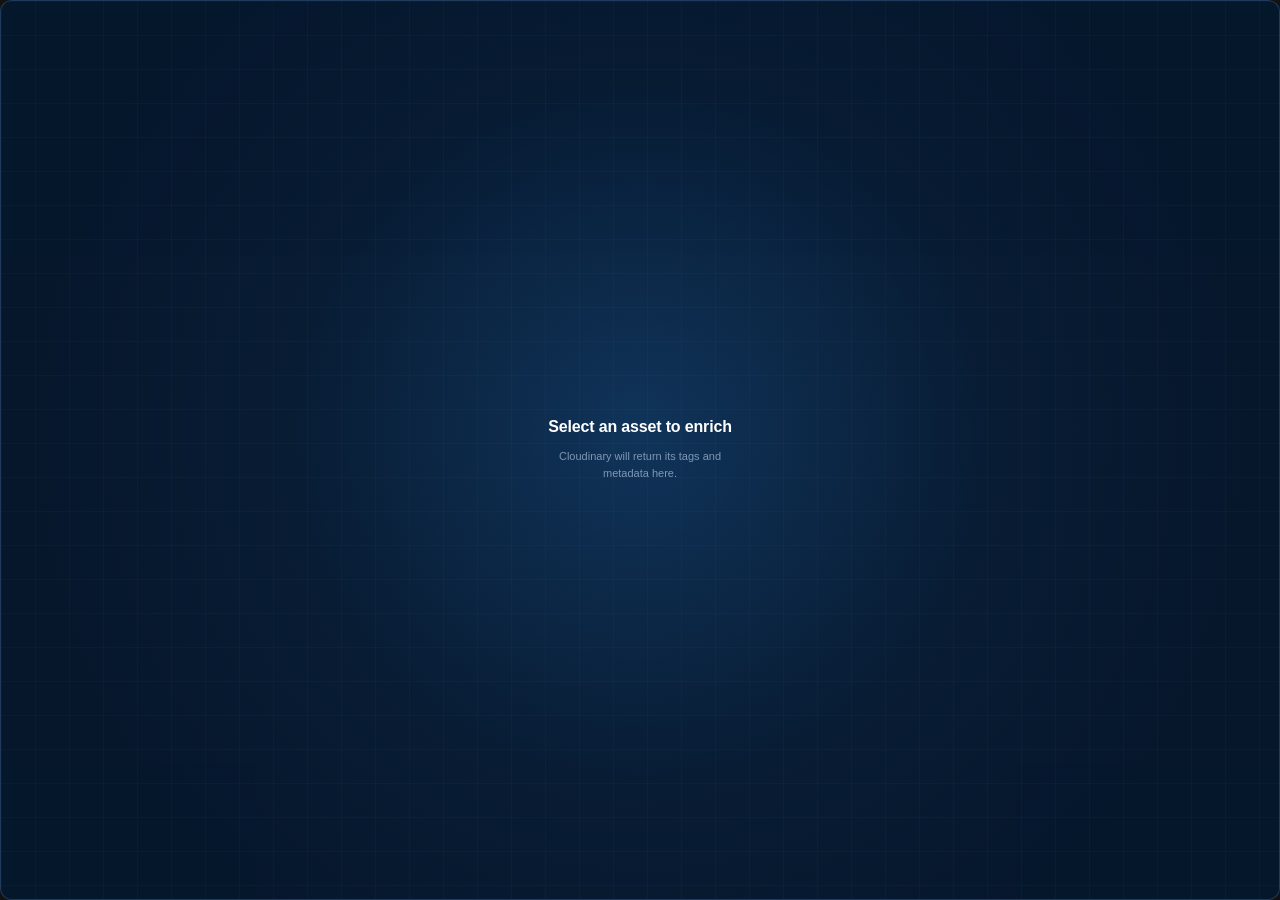
<file: embeds/enrich-interactive.html>
<!doctype html>
<html lang="en">
  <head>
    <meta charset="utf-8">
    <meta name="viewport" content="width=device-width, initial-scale=1">
    <title>Asset enrichment</title>
    <style>
      :root { color-scheme: dark; }
      * { box-sizing: border-box; }
      html, body { width: 100%; height: 100%; margin: 0; overflow: hidden; background: transparent; font-family: Inter, Arial, sans-serif; }
      .stage { position: relative; width: 100%; height: 100%; overflow: hidden; border: 1px solid rgba(117, 184, 255, .22); border-radius: 12px; background: radial-gradient(circle at 50% 48%, #10345a 0, #081c34 44%, #06172c 77%); }
      .stage::before { content: ''; position: absolute; inset: 0; opacity: .35; background-image: linear-gradient(rgba(112,150,209,.12) 1px, transparent 1px), linear-gradient(90deg, rgba(112,150,209,.12) 1px, transparent 1px); background-size: 34px 34px; }
      .empty, .loading { position: absolute; z-index: 5; inset: 0; display: grid; place-content: center; justify-items: center; gap: 12px; color: #b9cae0; text-align: center; font-size: 13px; }
      .empty b { color: #fff; font-size: 16px; letter-spacing: -.01em; }
      .empty span { max-width: 210px; color: #7f97b6; font-size: 11px; line-height: 1.55; }
      .loading { display: none; font-size: 11px; color: #91b9e9; }
      .spinner { width: 25px; height: 25px; border: 2px solid rgba(98,213,238,.25); border-top-color: #62d5ee; border-radius: 50%; animation: spin .8s linear infinite; }
      @keyframes spin { to { transform: rotate(360deg); } }
      .asset { position: absolute; z-index: 1; inset: 0; overflow: hidden; opacity: 0; transition: opacity .35s ease; }
      .asset img { width: 100%; height: 100%; object-fit: cover; }
      .asset::after { content: ''; position: absolute; inset: 0; background: linear-gradient(90deg, rgba(3,14,31,.5), transparent 28%, transparent 72%, rgba(3,14,31,.5)); border: 1px solid rgba(182,228,255,.24); pointer-events: none; }
      .leaders { position: absolute; z-index: 2; inset: 0; width: 100%; height: 100%; overflow: visible; pointer-events: none; }
      .leaders line { stroke-width: 1; }
      .callouts { position: absolute; z-index: 3; inset: 0; pointer-events: none; }
      .callout { position: absolute; max-width: 118px; padding: 6px 8px; border: 1px solid rgba(111,192,239,.45); border-radius: 7px; background: rgba(5, 23, 45, .92); color: #e7f3ff; box-shadow: 0 7px 22px rgba(0,0,0,.15); font: 9px/1.15 ui-monospace, SFMono-Regular, Menlo, monospace; transition: transform 110ms ease-out, opacity .25s ease; }
      .callout small { display: block; margin-bottom: 4px; color: #69d7ed; font: 8px Inter, Arial, sans-serif; letter-spacing: .08em; text-transform: uppercase; }
      .callout:nth-child(odd) { border-color: rgba(129, 134, 255, .48); }
      .callout:nth-child(odd) small { color: #b4b7ff; }
      .callout[data-type="metadata"] { border-color: rgba(170, 135, 255, .56); }
      .callout[data-type="metadata"] small { color: #d2bcff; }
      .callout.is-muted { opacity: 0; }
      .cluster-controls { position: absolute; z-index: 4; bottom: 14px; left: 14px; display: flex; gap: 6px; }
      .cluster-controls button { padding: 6px 9px; border: 1px solid rgba(157, 188, 225, .42); border-radius: 999px; background: rgba(5, 23, 45, .9); color: #9fb6d4; font: 9px Inter, Arial, sans-serif; letter-spacing: .08em; text-transform: uppercase; cursor: pointer; }
      .cluster-controls button.active { border-color: #62d5ee; color: #e9f9ff; background: rgba(19, 93, 122, .85); }
      .stage.ready .asset { opacity: 1; }
      .stage.ready .empty, .stage.ready .loading { display: none; }
      .stage.loading .empty { display: none; }
      .stage.loading .loading { display: grid; }
      .stage.empty .asset, .stage.empty .leaders, .stage.empty .callouts, .stage.empty .cluster-controls, .stage.loading .cluster-controls { display: none; }
    </style>
  </head>
  <body>
    <main id="stage" class="stage empty">
      <div class="empty"><b>Select an asset to enrich</b><span>Cloudinary will return its tags and metadata here.</span></div>
      <div class="loading"><i class="spinner"></i><span>Reading live asset data…</span></div>
      <div class="asset"><img id="asset-image" alt="Selected asset"></div>
      <svg id="leaders" class="leaders" aria-hidden="true"></svg>
      <div id="callouts" class="callouts"></div>
      <div class="cluster-controls" aria-label="Enrichment data view">
        <button class="active" data-view="all">All</button>
        <button data-view="tag">Tags</button>
        <button data-view="metadata">Metadata</button>
      </div>
    </main>
    <script>
      const stage = document.querySelector('#stage');
      const assetImage = document.querySelector('#asset-image');
      const callouts = document.querySelector('#callouts');
      const leaders = document.querySelector('#leaders');
      const controls = document.querySelector('.cluster-controls');
      let items = [];
      let activeView = 'all';

      function displayValue(value) {
        if (Array.isArray(value)) return value.join(', ');
        if (value && typeof value === 'object') return JSON.stringify(value);
        return String(value);
      }

      function makeItems(asset) {
        const tags = (asset.tags || []).slice(0, 15).map((tag) => ({ type: 'tag', group: 'AI tag', value: tag }));
        const metadata = Object.entries(asset.metadata || {}).map(([key, value]) => ({ type: 'metadata', group: key.replaceAll('_', ' '), value: displayValue(value) }));
        const context = Object.entries(asset.context || {}).map(([key, value]) => ({ type: 'metadata', group: key.replaceAll('_', ' '), value: displayValue(value) }));
        const structuredMetadata = [...metadata, ...context].slice(0, 10);
        return [...tags, ...structuredMetadata];
      }

      function gridPositions(count, columns, xStart, xGap, yStart = 8, yGap = 18) {
        return Array.from({ length: count }, (_, index) => [
          xStart + (index % columns) * xGap,
          yStart + Math.floor(index / columns) * yGap
        ]);
      }

      function setView(view) {
        activeView = view;
        const nodes = [...callouts.children];
        const tagNodes = nodes.filter((node) => node.dataset.type === 'tag');
        const metadataNodes = nodes.filter((node) => node.dataset.type === 'metadata');
        const visibleNodes = view === 'all' ? nodes : nodes.filter((node) => node.dataset.type === view);
        const allTagPositions = gridPositions(tagNodes.length, 3, 2, 17);
        const allMetadataPositions = gridPositions(metadataNodes.length, 2, 61, 18);
        const clusterPositions = gridPositions(visibleNodes.length, 3, 16, 22, 24, 17);
        nodes.forEach((node, index) => {
          const visible = view === 'all' || node.dataset.type === view;
          node.classList.toggle('is-muted', !visible);
          if (visible) {
            const position = view === 'all'
              ? (node.dataset.type === 'tag' ? allTagPositions[tagNodes.indexOf(node)] : allMetadataPositions[metadataNodes.indexOf(node)])
              : clusterPositions[visibleNodes.indexOf(node)];
            node.style.left = `${position[0]}%`;
            node.style.top = `${position[1]}%`;
          }
          leaders.querySelectorAll('line')[index].style.opacity = visible ? '1' : '0';
        });
        controls.querySelectorAll('button').forEach((button) => button.classList.toggle('active', button.dataset.view === view));
        updateMotion();
      }

      function render(asset) {
        items = makeItems(asset);
        callouts.replaceChildren();
        leaders.replaceChildren();
        items.forEach((item, index) => {
          const node = document.createElement('div');
          node.className = 'callout';
          node.dataset.type = item.type;
          node.style.left = '0';
          node.style.top = '0';
          const label = document.createElement('small');
          label.textContent = item.group;
          node.append(label, document.createTextNode(item.value));
          callouts.append(node);
          const gradient = document.createElementNS('http://www.w3.org/2000/svg', 'linearGradient');
          gradient.id = `leader-gradient-${index}`;
          gradient.setAttribute('gradientUnits', 'userSpaceOnUse');
          const centerStop = document.createElementNS('http://www.w3.org/2000/svg', 'stop');
          centerStop.setAttribute('offset', '0%');
          centerStop.setAttribute('stop-color', '#62d5ee');
          centerStop.setAttribute('stop-opacity', '0');
          const tagStop = document.createElementNS('http://www.w3.org/2000/svg', 'stop');
          tagStop.setAttribute('offset', '100%');
          tagStop.setAttribute('stop-color', '#62d5ee');
          tagStop.setAttribute('stop-opacity', '.9');
          gradient.append(centerStop, tagStop);
          leaders.append(gradient);
          const line = document.createElementNS('http://www.w3.org/2000/svg', 'line');
          line.setAttribute('stroke', `url(#leader-gradient-${index})`);
          leaders.append(line);
        });
        setView(activeView);
      }

      function updateMotion(event) {
        const bounds = stage.getBoundingClientRect();
        const pointerX = event ? event.clientX - bounds.left : bounds.width / 2;
        const pointerY = event ? event.clientY - bounds.top : bounds.height / 2;
        [...callouts.children].forEach((node, index) => {
          const nodeBounds = node.getBoundingClientRect();
          const x = nodeBounds.left - bounds.left + nodeBounds.width / 2;
          const y = nodeBounds.top - bounds.top + nodeBounds.height / 2;
          const distance = Math.max(32, Math.hypot(x - pointerX, y - pointerY));
          const magnitude = Math.min(28, 1100 / distance);
          const offsetX = ((x - pointerX) / distance) * magnitude;
          const offsetY = ((y - pointerY) / distance) * magnitude;
          node.style.transform = `translate(${offsetX}px, ${offsetY}px)`;
          const line = leaders.querySelectorAll('line')[index];
          const gradient = leaders.querySelector(`#leader-gradient-${index}`);
          const endX = x + offsetX;
          const endY = y + offsetY;
          const startX = bounds.width / 2;
          const startY = bounds.height / 2;
          line.setAttribute('x1', startX);
          line.setAttribute('y1', startY);
          line.setAttribute('x2', endX);
          line.setAttribute('y2', endY);
          gradient.setAttribute('x1', startX);
          gradient.setAttribute('y1', startY);
          gradient.setAttribute('x2', endX);
          gradient.setAttribute('y2', endY);
        });
      }

      stage.addEventListener('pointermove', updateMotion);
      stage.addEventListener('pointerleave', () => updateMotion());
      addEventListener('resize', () => updateMotion());
      controls.addEventListener('click', (event) => {
        const button = event.target.closest('button[data-view]');
        if (button) setView(button.dataset.view);
      });
      addEventListener('message', (event) => {
        if (event.origin !== location.origin) return;
        const message = event.data || {};
        if (!message.type?.startsWith('enrich:')) return;
        if (message.type === 'enrich:empty') {
          stage.className = 'stage empty';
          return;
        }
        assetImage.src = message.imageUrl || '';
        if (message.type === 'enrich:loading') {
          stage.className = 'stage loading';
          return;
        }
        render(message.asset || {});
        stage.className = 'stage ready';
      });
    </script>
  </body>
</html>
</file>
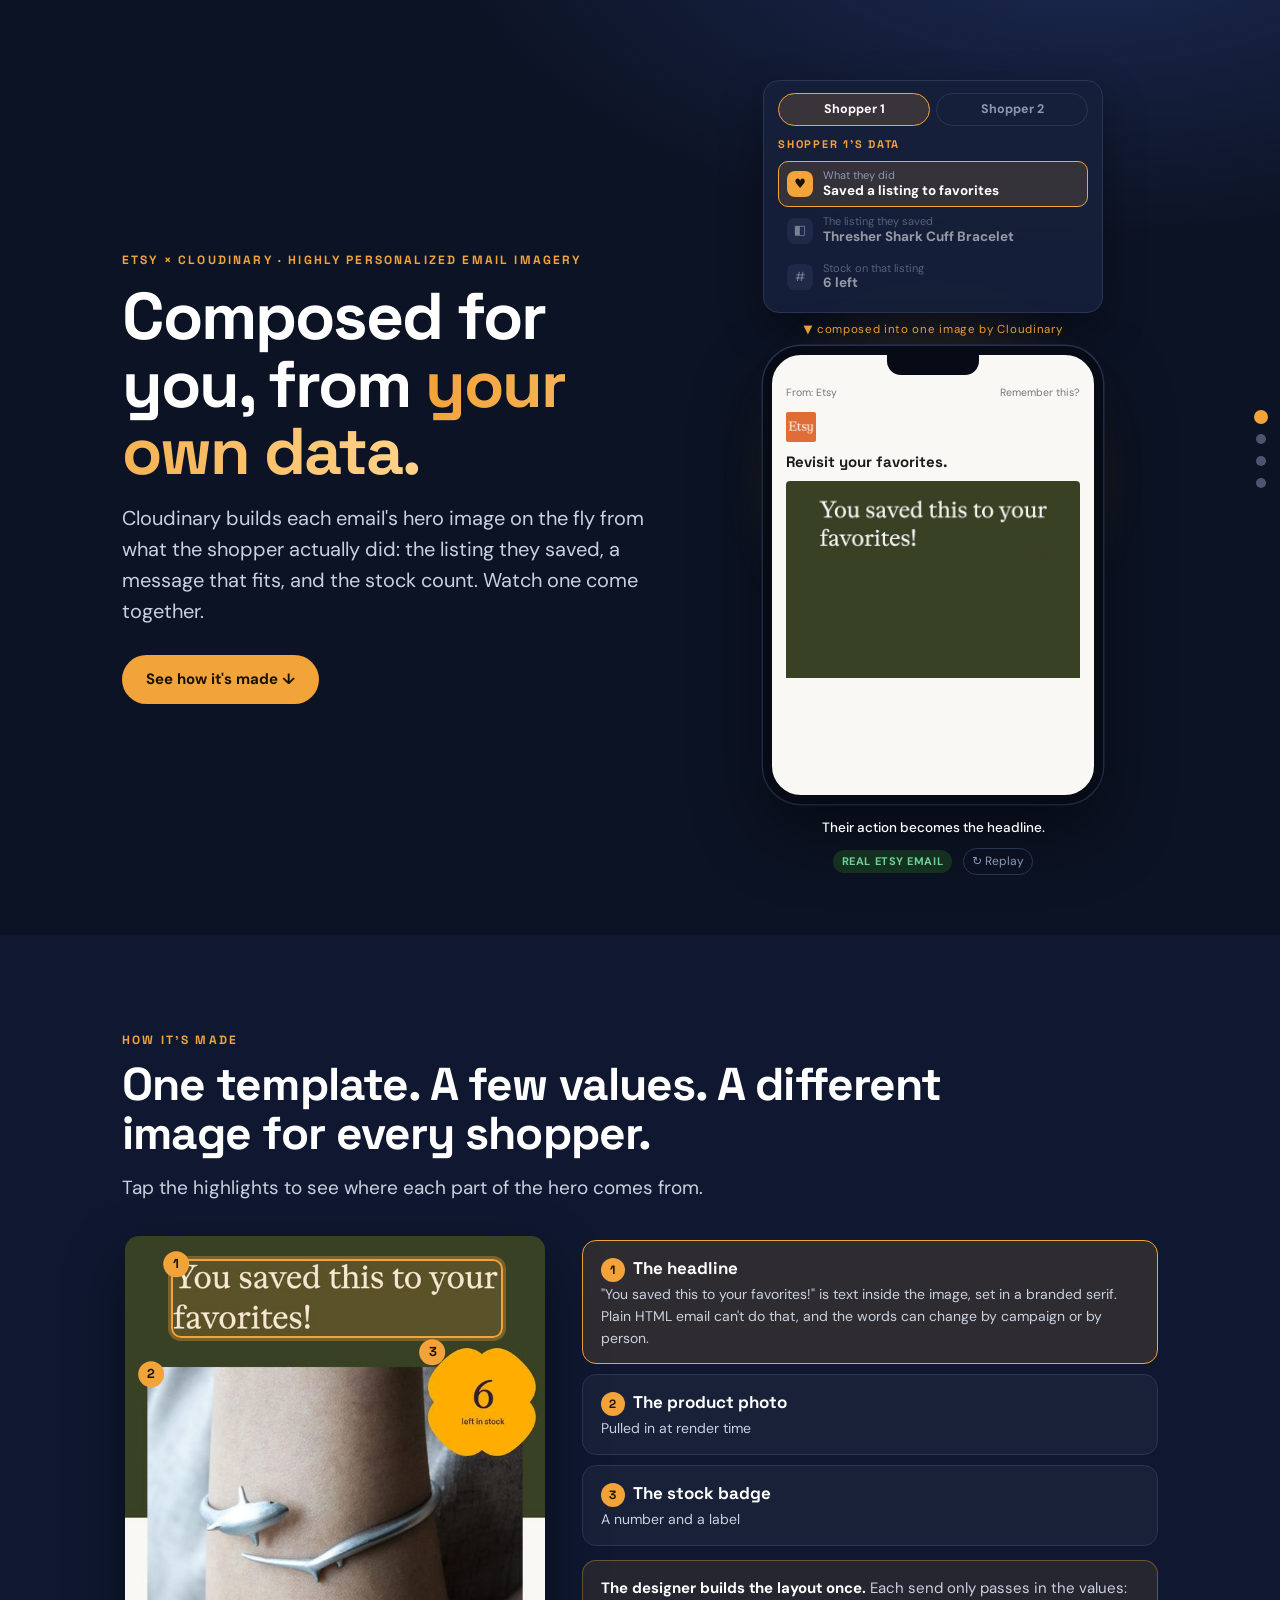
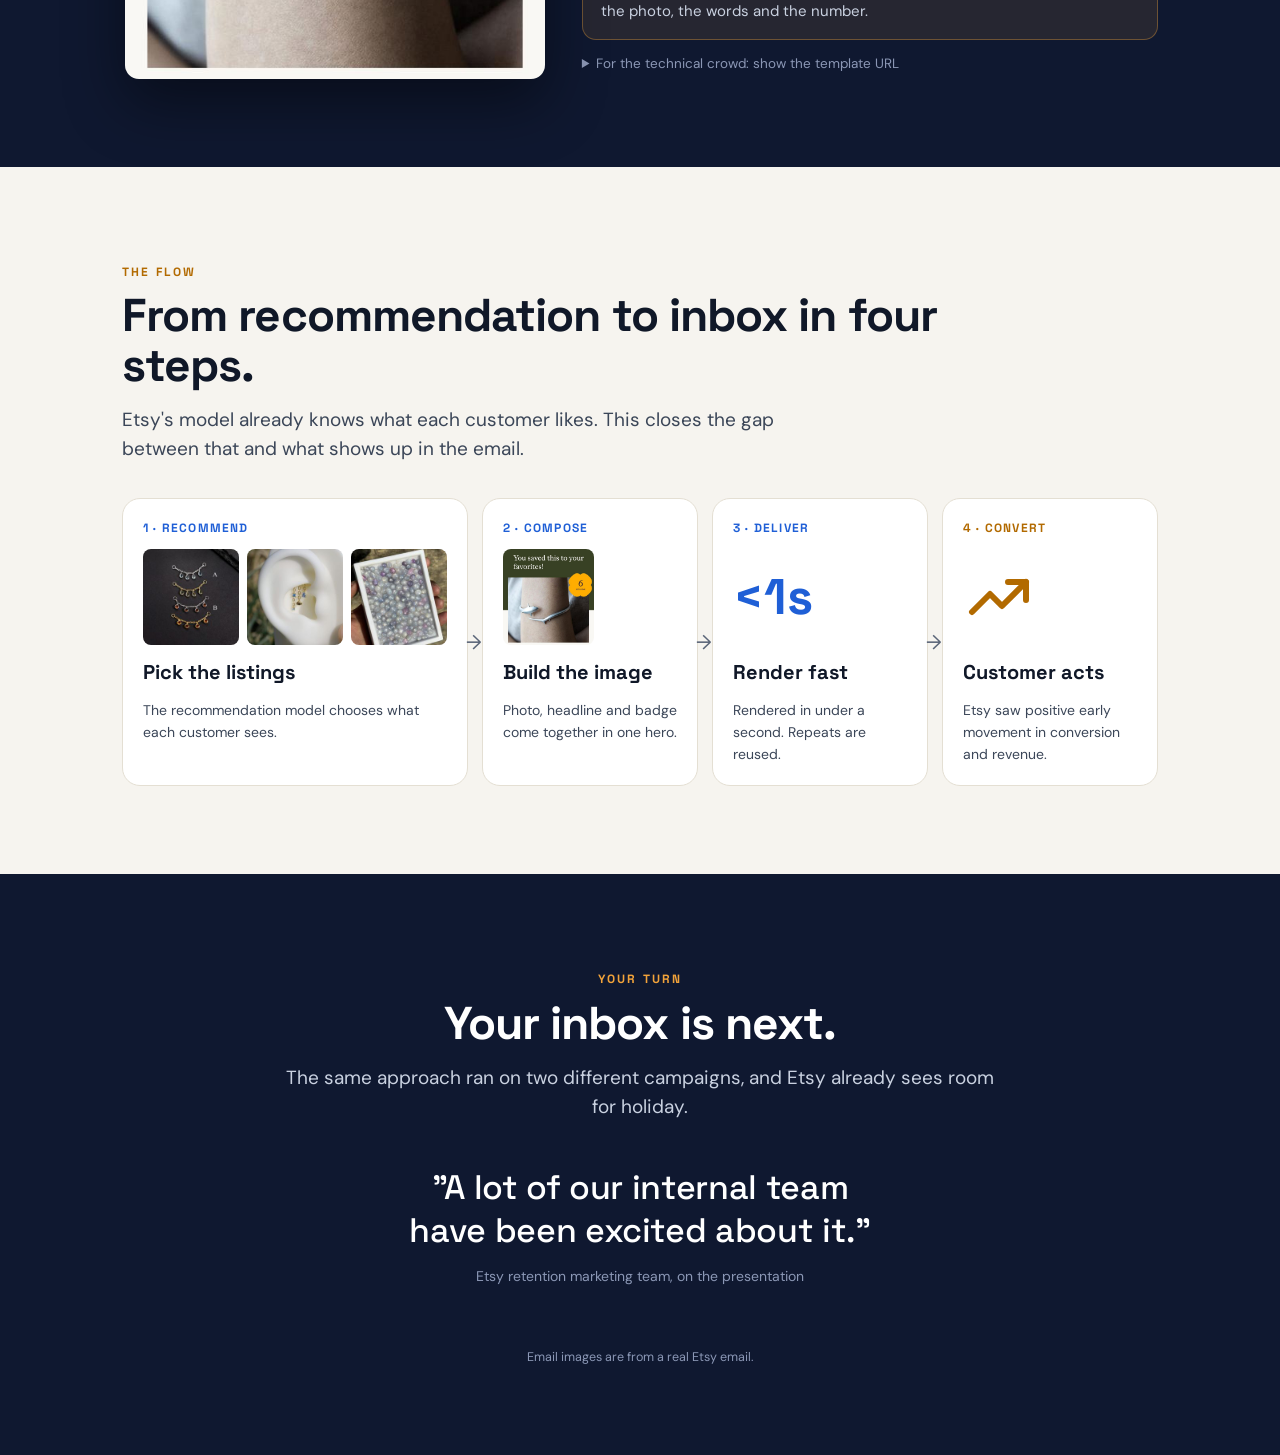
<file: embeds/etsy-personalization.html>
<!doctype html>
<html lang="en">
<head>
<meta charset="utf-8">
<meta name="viewport" content="width=device-width, initial-scale=1, viewport-fit=cover">
<title>Etsy × Cloudinary: Personalized Email Imagery</title>
<link rel="preconnect" href="https://fonts.googleapis.com">
<link rel="preconnect" href="https://fonts.gstatic.com" crossorigin>
<link href="https://fonts.googleapis.com/css2?family=Space+Grotesk:wght@500;700&family=DM+Sans:wght@400;500;700&display=swap" rel="stylesheet">
<style>
:root{
  box-sizing:border-box;
  padding-top:env(safe-area-inset-top,0px);
  padding-bottom:env(safe-area-inset-bottom,0px);
  --bg:#F6F4EF; --card:#FFFFFF; --line:#E4DFD3; --ink:#101828; --muted:#3B4658; --faint:#5A6578;
  --blue:#1F5FD6; --blue-soft:#E7EFFE; --amber:#B26A00; --amber-soft:#FDEFD8; --gold:#F2A33A;
  --good:#1B7F4B; --good-soft:#E3F4EA; --warn-soft:#FFF4D6;
}
@media (prefers-color-scheme:dark){
  :root:not([data-theme="light"]){
    --bg:#0B1220; --card:#131C30; --line:#26324D; --ink:#EEF2FA; --muted:#B8C2D6; --faint:#8B97B5;
    --blue:#6FA2FF; --blue-soft:#1A2B52; --amber:#F2A33A; --amber-soft:#3A2A10;
    --good:#6DD39B; --good-soft:#14301F; --warn-soft:#3A3010;
  }
}
:root[data-theme="dark"]{
  --bg:#0B1220; --card:#131C30; --line:#26324D; --ink:#EEF2FA; --muted:#B8C2D6; --faint:#8B97B5;
  --blue:#6FA2FF; --blue-soft:#1A2B52; --amber:#F2A33A; --amber-soft:#3A2A10;
  --good:#6DD39B; --good-soft:#14301F; --warn-soft:#3A3010;
}
.dk{--bg:#0C1324;--card:#16203A;--line:#2A3556;--ink:#FFFFFF;--muted:#C9D1E0;--faint:#8B97B5;--blue:#6FA2FF;--amber:#F2A33A;--good:#6DD39B;--good-soft:#14301F;--warn-soft:#3A3010;
  background:radial-gradient(1100px 560px at 85% -10%,#1d2b55 0%,transparent 60%),#0C1324;color:var(--ink)}
*,*::before,*::after{box-sizing:inherit}
html{scroll-behavior:smooth}
body{margin:0;background:var(--bg);color:var(--ink);font-family:'DM Sans',system-ui,-apple-system,'Segoe UI',sans-serif;line-height:1.55;overflow-x:hidden}
h1,h2,h3,.disp{font-family:'Space Grotesk','DM Sans',system-ui,sans-serif}
.wrap{max-width:1080px;margin:0 auto;padding:0 22px}
button{font:inherit;color:inherit}
:focus-visible{outline:3px solid var(--gold);outline-offset:2px}
#prog{position:fixed;left:0;top:0;height:3px;width:0;background:linear-gradient(90deg,#4C8DFF,#F2A33A);z-index:50}
#dots{position:fixed;right:14px;top:50%;transform:translateY(-50%);z-index:40;display:none;flex-direction:column;gap:12px}
@media(min-width:1100px){#dots{display:flex}}
#dots button{all:unset;cursor:pointer;width:10px;height:10px;border-radius:50%;background:#8B97B5;opacity:.5;position:relative;transition:.25s}
#dots button.on{opacity:1;background:var(--gold);transform:scale(1.4)}
#dots button:hover::after{content:attr(data-t);position:absolute;right:20px;top:50%;transform:translateY(-50%);white-space:nowrap;background:#0C1324;color:#fff;font-size:12px;padding:4px 10px;border-radius:6px}
.chapter{padding:96px 0 88px;position:relative}
.chapter.light{background:var(--bg);color:var(--ink)}
.kicker{font-family:'Space Grotesk',sans-serif;font-weight:700;font-size:12px;letter-spacing:.18em;color:var(--gold)}
.light .kicker{color:var(--amber)}
.chapter h2{margin:10px 0 14px;font-size:clamp(28px,4.6vw,46px);line-height:1.08;letter-spacing:-.02em;max-width:18em}
.chapter p.lead{margin:0 0 34px;font-size:clamp(16px,1.6vw,19px);color:var(--muted);max-width:38em}
.reveal{opacity:0;transform:translateY(26px);transition:opacity .8s ease,transform .8s ease}
.reveal.in{opacity:1;transform:none}
.d1{transition-delay:.12s}.d2{transition-delay:.24s}.d3{transition-delay:.36s}

/* hero */
.hero{min-height:100svh;display:flex;align-items:center;padding:80px 0 60px;overflow:hidden}
.hero-grid{display:grid;gap:36px;align-items:center;grid-template-columns:1fr}
@media(min-width:900px){.hero-grid{grid-template-columns:1.1fr .9fr}}
.hero h1{margin:14px 0 18px;font-size:clamp(36px,6.2vw,66px);line-height:1.02;letter-spacing:-.03em}
.hero h1 em{font-style:normal;background:linear-gradient(90deg,#F2A33A,#FFD38A);-webkit-background-clip:text;background-clip:text;color:transparent}
.hero p.sub{font-size:clamp(16px,1.8vw,20px);color:var(--muted);max-width:30em;margin:0 0 28px}
.cta{display:inline-flex;align-items:center;gap:8px;background:var(--gold);color:#1a1200;border:0;border-radius:999px;padding:13px 24px;font-weight:700;font-size:15px;cursor:pointer;text-decoration:none}
.cta:hover{filter:brightness(1.08)}
.glow{position:absolute;width:440px;height:440px;border-radius:50%;background:radial-gradient(circle,rgba(242,163,58,.28),transparent 65%);filter:blur(10px);left:50%;top:50%;transform:translate(-50%,-50%)}
.phone{width:min(100%,300px);margin:0 auto;border-radius:38px;border:9px solid #070B16;background:#FAF8F4;color:#1b1b1b;overflow:hidden;position:relative;box-shadow:0 30px 70px rgba(0,0,0,.45),0 0 0 1.5px #2A3556;z-index:1}
.phone .notch{position:absolute;left:50%;top:0;transform:translateX(-50%);width:92px;height:20px;background:#070B16;border-radius:0 0 14px 14px;z-index:3}
.screen{height:560px;overflow:hidden;position:relative}
.scroll{padding:30px 14px 18px;animation:scr 16s ease-in-out 1.5s infinite alternate}
@keyframes scr{0%,12%{transform:translateY(0)}88%,100%{transform:translateY(var(--dy,-300px))}}
.eh{display:flex;justify-content:space-between;font-size:10.5px;color:#777;margin-bottom:10px}
.etitle{font-family:'Space Grotesk',sans-serif;font-weight:700;font-size:15px;margin:8px 0 8px}
.scroll img.h{display:block;width:100%;height:auto;border-radius:4px}
.ptitle{font-size:12px;line-height:1.3;margin-top:8px}
.price{font-weight:700;font-size:13px;margin-top:2px}
.ecta{display:inline-block;margin-top:10px;padding:9px 18px;border-radius:999px;background:#2b2530;color:#fff;font-size:12px;font-weight:700}
.fh{font-family:'Space Grotesk',sans-serif;font-weight:700;font-size:14px;margin:18px 0 6px}
.fg{display:grid;grid-template-columns:repeat(2,1fr);gap:6px}
.fg img{display:block;width:100%;aspect-ratio:1;object-fit:cover;border-radius:6px}
.cap{text-align:center;margin-top:14px;font-size:12.5px;color:var(--faint);position:relative;z-index:1}
.tag{display:inline-block;font-size:11px;font-weight:700;letter-spacing:.05em;padding:3px 9px;border-radius:999px;background:var(--good-soft);color:var(--good)}


/* hero composition */
.stage{position:relative;max-width:340px;margin:0 auto;width:100%}
.dcard{position:relative;z-index:1;background:rgba(22,32,58,.92);border:1px solid #2A3556;border-radius:16px;padding:12px 14px;box-shadow:0 16px 40px rgba(0,0,0,.35)}
.dh{font-family:'Space Grotesk',sans-serif;font-weight:700;font-size:11px;letter-spacing:.16em;color:var(--gold);margin-bottom:8px}
.drow{display:flex;align-items:center;gap:10px;padding:7px 8px;border-radius:10px;border:1.5px solid transparent;opacity:.55;transition:.35s}
.drow .ic{flex:none;width:26px;height:26px;border-radius:8px;background:#2A3556;color:#C9D1E0;display:flex;align-items:center;justify-content:center;font-size:13px}
.drow small{display:block;font-size:11px;color:var(--faint);line-height:1.2}
.drow b{display:block;font-size:13.5px;line-height:1.25;color:#fff}
.drow .chk{margin-left:auto;color:#6DD39B;font-weight:700;opacity:0;transition:.3s}
.drow.on{opacity:1;border-color:var(--gold);background:rgba(242,163,58,.14)}
.drow.on .ic{background:var(--gold);color:#1a1200}
.drow.done{opacity:1}.drow.done .chk{opacity:1}
.arrowline{position:relative;z-index:1;text-align:center;font-size:11.5px;letter-spacing:.06em;color:var(--gold);margin:8px 0}
.stage .phone{width:100%}
.screen.s2{height:440px}
.pad{padding:30px 14px 18px}
.hcomp{position:relative;width:100%;aspect-ratio:600/632;background:#F9F8F4;border-radius:4px;overflow:hidden;margin-bottom:6px}
.hcomp .gbg{position:absolute;left:0;top:0;right:0;height:63.6%;background:#384124;transform:scaleY(0);transform-origin:top;transition:transform .6s ease}
.hcomp .lay{position:absolute;inset:0;opacity:0;transition:opacity .6s ease,transform .6s ease}
.hcomp .lay img{width:100%;height:100%;display:block}
.hcomp .hd{clip-path:inset(3% 8% 75% 8%);transform:translateY(-8px)}
.hcomp .ph{clip-path:polygon(5% 29.4%,71% 29.4%,71% 51%,95% 51%,95% 97.6%,5% 97.6%);transform:translateY(14px)}
.hcomp .bd{clip-path:inset(23% 1% 48% 70%);transform:scale(.9);transform-origin:85% 37%}
.hcomp.s1 .gbg{transform:scaleY(1)}
.hcomp.s2 .hd,.hcomp.s3 .ph,.hcomp.s4 .bd{opacity:1;transform:none}
.after{opacity:0;transform:translateY(8px);transition:.6s}
.after.show{opacity:1;transform:none}
.hstep{font-size:13.5px;color:#fff;font-weight:500;min-height:22px;margin-bottom:8px}
.replay{all:unset;cursor:pointer;margin-left:8px;font-size:12px;color:var(--faint);padding:3px 8px;border-radius:99px;border:1px solid #2A3556}
.replay:hover{color:#fff}
@media(max-height:760px) and (min-width:900px){.screen.s2{height:380px}}
@media(prefers-reduced-motion:reduce){.hcomp .gbg,.hcomp .lay,.after,.drow{transition:none}}


.swr{display:flex;gap:6px;margin-bottom:10px}
.swb{all:unset;cursor:pointer;flex:1;text-align:center;padding:6px 8px;border-radius:99px;border:1.5px solid #2A3556;font-size:12.5px;font-weight:700;color:var(--faint)}
.swb[aria-pressed="true"]{border-color:var(--gold);background:rgba(242,163,58,.16);color:#fff}
.hcomp{container-type:inline-size}
.bl{position:absolute;opacity:0;transition:opacity .6s ease,transform .6s ease}
.bhd{left:11%;top:6%;width:80%;transform:translateY(-8px)}
.bh{font-family:Georgia,'Times New Roman',serif;color:#FBF8F1;font-size:8.2cqw;line-height:1.18;letter-spacing:-.01em}
.bph{left:5.4%;top:29.6%;width:89.2%;height:67.8%;transform:translateY(14px);overflow:hidden}
.bph img{width:100%;height:100%;object-fit:cover;display:block}
.bbd{left:72%;top:24%;width:26%;aspect-ratio:1;transform:scale(.8)}
.bbd svg{position:absolute;inset:0;width:100%;height:100%}
.bn{position:absolute;inset:0;display:flex;flex-direction:column;align-items:center;justify-content:center;text-align:center;color:#2B1A33}
.bn i{font-family:Georgia,'Times New Roman',serif;font-style:normal;font-size:10cqw;line-height:1}
.bn u{text-decoration:none;font-size:2.5cqw;margin-top:.8cqw;font-family:'DM Sans',sans-serif}
.hb.s2 .bhd,.hb.s3 .bph,.hb.s4 .bbd{opacity:1;transform:none}
.tag.ill{background:var(--warn-soft);color:var(--gold)}

/* anatomy */
.anat{display:grid;gap:34px;grid-template-columns:1fr;align-items:center}
@media(min-width:900px){.anat{grid-template-columns:.85fr 1.15fr}}
.big{position:relative;max-width:420px;margin:0 auto;border-radius:14px;overflow:hidden;line-height:0;box-shadow:0 24px 60px rgba(0,0,0,.45)}
.big img{width:100%;height:auto;display:block}
.hot{all:unset;cursor:pointer;position:absolute;border:2.5px solid transparent;border-radius:10px;transition:.2s}
.hot:hover,.hot[aria-pressed="true"]{border-color:#F2A33A;background:rgba(242,163,58,.18);box-shadow:0 0 0 3px rgba(242,163,58,.35)}
.hot span{position:absolute;left:-2px;top:-2px;transform:translate(-30%,-30%);width:26px;height:26px;border-radius:50%;background:#F2A33A;color:#1a1200;font:700 13px/26px 'Space Grotesk',sans-serif;text-align:center}
.rlist{display:flex;flex-direction:column;gap:10px;margin-bottom:14px}
.rit{all:unset;cursor:pointer;display:block;padding:14px 18px;border-radius:14px;border:1.5px solid var(--line);background:rgba(255,255,255,.04)}
.rit[aria-pressed="true"]{border-color:var(--gold);background:rgba(242,163,58,.14)}
.rit b{font-family:'Space Grotesk',sans-serif;font-size:17px;display:block}
.rit small{display:block;color:var(--muted);font-size:14px;margin-top:2px}
.rit .nb{display:inline-block;width:24px;height:24px;border-radius:50%;background:var(--gold);color:#1a1200;font:700 12px/24px 'Space Grotesk',sans-serif;text-align:center;margin-right:8px}
.one{margin-top:6px;padding:16px 18px;border-radius:14px;background:rgba(242,163,58,.1);border:1px solid rgba(242,163,58,.35);color:var(--muted);font-size:15px}
.one strong{color:#fff}
details{margin-top:14px}
summary{cursor:pointer;color:var(--faint);font-size:13.5px}
.urlbox{margin-top:10px;font-family:ui-monospace,Menlo,Consolas,monospace;font-size:12px;line-height:1.75;background:#070B16;border:1px solid var(--line);border-radius:12px;padding:14px 16px;color:#8B97B5;overflow-wrap:anywhere}
.urlbox b{color:#FFD38A;font-weight:500}

/* flow */
.flow{display:grid;gap:14px;grid-template-columns:1fr}
@media(min-width:760px){.flow{grid-template-columns:repeat(4,1fr)}}
.fs{background:var(--card);border:1px solid var(--line);border-radius:18px;padding:20px;display:flex;flex-direction:column;gap:12px;position:relative}
@media(min-width:760px){.fs:not(:last-child)::after{content:"→";position:absolute;right:-17px;top:50%;transform:translateY(-50%);width:20px;text-align:center;color:var(--faint);font-size:20px;z-index:2}}
.fs .n{font-family:'Space Grotesk',sans-serif;font-weight:700;font-size:12px;color:var(--blue);letter-spacing:.1em}
.fs h3{margin:0;font-size:20px}
.fs p{margin:0;font-size:14px;color:var(--muted)}
.fv{height:96px;display:flex;align-items:center;gap:8px}
.fv img{height:100%;aspect-ratio:1;object-fit:cover;border-radius:8px;flex:1;min-width:0}
.fv .bigtxt{font-family:'Space Grotesk',sans-serif;font-weight:700;font-size:50px;color:var(--blue);line-height:1}
.fs.conv .n{color:var(--amber)}

/* proof */
.stats{display:grid;gap:14px;grid-template-columns:repeat(2,1fr);margin-bottom:22px}
@media(min-width:760px){.stats{grid-template-columns:repeat(4,1fr)}}
.stat{background:var(--card);border:1px solid var(--line);border-radius:16px;padding:18px 20px}
.stat .n{font-family:'Space Grotesk',sans-serif;font-weight:700;font-size:clamp(34px,5vw,48px);line-height:1;color:var(--gold)}
.stat .l{margin-top:8px;font-size:13.5px;color:var(--muted);line-height:1.35}
.rg{display:grid;gap:14px;grid-template-columns:1fr}
@media(min-width:860px){.rg{grid-template-columns:repeat(3,1fr)}}
.rc{background:var(--card);border:1px solid var(--line);border-radius:18px;padding:22px;display:flex;flex-direction:column;gap:8px}
.rc h3{margin:0;font-size:18px}
.rc p{margin:0;font-size:14.5px;color:var(--muted)}
.pill{display:inline-block;border-radius:999px;padding:2px 10px;font-weight:700;font-size:13px;background:var(--good-soft);color:var(--good)}
.pill.w{background:var(--warn-soft);color:var(--gold)}
.note{margin-top:18px;font-size:13px;color:var(--faint)}

/* close */
.close{text-align:center}
.close h2{margin-left:auto;margin-right:auto}
.close p.lead{margin-left:auto;margin-right:auto}
blockquote{margin:46px auto 0;padding:0;max-width:30em}
blockquote q{display:block;font-family:'Space Grotesk',sans-serif;font-weight:500;font-size:clamp(22px,3.4vw,34px);line-height:1.25;quotes:none;letter-spacing:-.01em}
blockquote cite{display:block;margin-top:14px;font-style:normal;color:var(--faint);font-size:14px}
footer{margin-top:60px;font-size:12.5px;color:var(--faint);padding-bottom:env(safe-area-inset-bottom,0px)}
@media(prefers-reduced-motion:reduce){
  html{scroll-behavior:auto}.reveal{opacity:1;transform:none;transition:none}.scroll{animation:none}
}
</style>
</head>
<body>
<div id="prog"></div>
<nav id="dots" aria-label="Sections"></nav>

<!-- 1 HERO -->
<header class="chapter dk hero" id="c0" data-t="Start">
  <div class="wrap hero-grid">
    <div>
      <div class="kicker reveal">ETSY × CLOUDINARY · HIGHLY PERSONALIZED EMAIL IMAGERY</div>
      <h1 class="reveal d1">Composed for you, from <em>your own data.</em></h1>
      <p class="sub reveal d2">Cloudinary builds each email's hero image on the fly from what the shopper actually did: the listing they saved, a message that fits, and the stock count. Watch one come together.</p>
      <div class="reveal d3"><a class="cta" href="#c1">See how it's made ↓</a></div>
    </div>
    <div class="stage">
      <div class="glow"></div>
      <div class="dcard" id="dcard" aria-label="The shopper's personalization data">
        <div class="swr" role="group" aria-label="Choose a shopper"><button class="swb" type="button" data-s="0" aria-pressed="true">Shopper 1</button><button class="swb" type="button" data-s="1" aria-pressed="false">Shopper 2</button></div>
        <div class="dh" id="dh">SHOPPER 1'S DATA</div>
        <div class="drow" data-r="0"><span class="ic">♥</span><div><small>What they did</small><b class="v0">Saved a listing to favorites</b></div><span class="chk">✓</span></div>
        <div class="drow" data-r="1"><span class="ic">◧</span><div><small>The listing they saved</small><b class="v1">Thresher Shark Cuff Bracelet</b></div><span class="chk">✓</span></div>
        <div class="drow" data-r="2"><span class="ic">#</span><div><small>Stock on that listing</small><b class="v2">6 left</b></div><span class="chk">✓</span></div>
      </div>
      <div class="arrowline" id="arrow" aria-hidden="true">▼ composed into one image by Cloudinary</div>
      <div class="phone" aria-label="Etsy email being composed">
        <div class="notch"></div>
        <div class="screen s2"><div class="pad">
          <div class="eh"><span>From: Etsy</span><span>Remember this?</span></div>
          <img src="[data-uri]" alt="Etsy" width="30" height="30" style="display:block;border-radius:2px">
          <div class="etitle">Revisit your favorites.</div>
          <div class="hcomp" id="hcomp" role="img" aria-label="Hero image: You saved this to your favorites, 6 left in stock">
            <div class="gbg"></div>
            <div class="lay hd"><img src="[data-uri]" alt=""></div>
            <div class="lay ph"><img src="[data-uri]" alt=""></div>
            <div class="lay bd"><img src="[data-uri]" alt=""></div>
          </div>
          <div class="hcomp hb" id="hcompB" style="display:none" role="img" aria-label="Second shopper's hero image: You saved this to your favorites, 3 left in stock">
            <div class="gbg"></div>
            <div class="bl bhd"><div class="bh">You saved this to your favorites!</div></div>
            <div class="bl bph"><img id="bimg" alt=""></div>
            <div class="bl bbd"><svg viewBox="0 0 100 100" aria-hidden="true"><g fill="#FFAD00"><circle cx="35" cy="35" r="27"/><circle cx="65" cy="35" r="27"/><circle cx="35" cy="65" r="27"/><circle cx="65" cy="65" r="27"/><rect x="25" y="25" width="50" height="50"/></g></svg><div class="bn"><i>3</i><u>left in stock</u></div></div>
          </div>
          <div class="after">
            <div class="ptitle">Thresher Shark Cuff Bracelet, Silver Tone Ocean Jewelry, Alloy Sea A...</div>
            <div class="price">$25.51</div>
            <span class="ecta">See all your favorites</span>
          </div>
        </div></div>
      </div>
      <div class="cap"><div id="hstep" class="hstep"></div>
        <span class="tag" id="htag">REAL ETSY EMAIL</span>
        <button class="replay" id="replay" type="button">↻ Replay</button></div>
    </div>
  </div>
</header>

<!-- 2 ANATOMY -->
<section class="chapter dk" id="c1" data-t="How it's made" style="background:#0F1830">
  <div class="wrap">
    <div class="kicker reveal">HOW IT'S MADE</div>
    <h2 class="reveal d1">One template. A few values. A different image for every shopper.</h2>
    <p class="lead reveal d2">Tap the highlights to see where each part of the hero comes from.</p>
    <div class="anat reveal d3">
      <div class="big" id="big"><img src="[data-uri]" alt="Etsy email hero, rendered by Cloudinary"></div>
      <div>
        <div class="rlist" id="rlist" role="group" aria-label="Parts of the hero image"></div>
        <div class="one"><strong>The designer builds the layout once.</strong> Each send only passes in the values: the photo, the words and the number.</div>
        <details>
          <summary>For the technical crowd: show the template URL</summary>
          <div class="urlbox">https://res.cloudinary.com/&lt;cloud&gt;/image/upload/f_jpg,q_auto,dpr_2/<b>$headline_!You saved this to your favorites!!</b>,<b>$listingimage_!fetch:&lt;listing photo link&gt;!</b>,<b>$leftinstock_!left in stock!</b>,<b>$quantity_!6!</b>/t_cldt-recentlyfavorited_organic_hero_v2/&hellip;</div>
        </details>
      </div>
    </div>
  </div>
</section>

<!-- 3 FLOW -->
<section class="chapter light" id="c2" data-t="The flow">
  <div class="wrap">
    <div class="kicker reveal">THE FLOW</div>
    <h2 class="reveal d1">From recommendation to inbox in four steps.</h2>
    <p class="lead reveal d2" style="color:var(--muted)">Etsy's model already knows what each customer likes. This closes the gap between that and what shows up in the email.</p>
    <div class="flow">
      <div class="fs reveal d1"><div class="n">1 · RECOMMEND</div><div class="fv" id="v1"></div><h3>Pick the listings</h3><p>The recommendation model chooses what each customer sees.</p></div>
      <div class="fs reveal d2"><div class="n">2 · COMPOSE</div><div class="fv"><img src="[data-uri]" alt="Composed hero" style="flex:none;width:91px;height:96px;object-fit:cover"></div><h3>Build the image</h3><p>Photo, headline and badge come together in one hero.</p></div>
      <div class="fs reveal d3"><div class="n">3 · DELIVER</div><div class="fv"><div class="bigtxt">&lt;1s</div></div><h3>Render fast</h3><p>Rendered in under a second. Repeats are reused.</p></div>
      <div class="fs conv reveal d3"><div class="n">4 · CONVERT</div><div class="fv"><svg width="72" height="72" viewBox="0 0 24 24" fill="none" stroke="#B26A00" stroke-width="2" stroke-linecap="round" stroke-linejoin="round" aria-hidden="true"><path d="M3 17l6-6 4 4 8-8"/><path d="M15 7h6v6"/></svg></div><h3>Customer acts</h3><p>Etsy saw positive early movement in conversion and revenue.</p></div>
    </div>
  </div>
</section>

<!-- 5 CLOSE -->
<section class="chapter dk close" id="c4" data-t="Your turn" style="background:#0F1830">
  <div class="wrap">
    <div class="kicker reveal">YOUR TURN</div>
    <h2 class="reveal d1">Your inbox is next.</h2>
    <p class="lead reveal d2">The same approach ran on two different campaigns, and Etsy already sees room for holiday.</p>
    <blockquote class="reveal d3"><q>"A lot of our internal team have been excited about it."</q><cite>Etsy retention marketing team, on the presentation</cite></blockquote>
    <footer>Email images are from a real Etsy email.</footer>
  </div>
</section>

<script>
(function(){
  var FAVS=["[data-uri]", "[data-uri]", "[data-uri]", "[data-uri]", "[data-uri]", "[data-uri]"];
  var reduce=window.matchMedia('(prefers-reduced-motion: reduce)').matches;
  document.getElementById('v1').innerHTML=FAVS.slice(0,3).map(function(u){return '<img src="'+u+'" alt="Recommended listing">';}).join('');



  /* hero composition sequence */
  (function(){
    var hA=document.getElementById('hcomp'),hB=document.getElementById('hcompB'),
        rows=[].slice.call(document.querySelectorAll('#dcard .drow')),
        after=document.querySelector('.after'),stepEl=document.getElementById('hstep'),
        arrow=document.getElementById('arrow'),tagEl=document.getElementById('htag'),dh=document.getElementById('dh'),
        chips=[].slice.call(document.querySelectorAll('.swb')),T=[],sh=0,hc=hA;
    document.getElementById('bimg').src=FAVS[1];
    var D=[
      {dh:"SHOPPER 1'S DATA",v:['Saved a listing to favorites','Thresher Shark Cuff Bracelet','6 left'],tag:'REAL ETSY EMAIL',ill:false},
      {dh:"SHOPPER 2'S DATA",v:['Saved a listing to favorites','Gold dangle ear piercing','3 left'],tag:'ILLUSTRATIVE SECOND SHOPPER',ill:true}
    ];
    function clear(){T.forEach(clearTimeout);T=[];}
    function setShopper(n){
      sh=n;hc=n?hB:hA;hA.style.display=n?'none':'';hB.style.display=n?'':'none';
      dh.textContent=D[n].dh;
      [0,1,2].forEach(function(i){document.querySelector('#dcard .v'+i).textContent=D[n].v[i];});
      tagEl.textContent=D[n].tag;tagEl.className='tag'+(D[n].ill?' ill':'');
      chips.forEach(function(c){c.setAttribute('aria-pressed',+c.getAttribute('data-s')===n);});
      after.style.display=n?'none':'';
    }
    function reset(){hA.className='hcomp';hB.className='hcomp hb';rows.forEach(function(r){r.className='drow';});after.classList.remove('show');arrow.style.opacity=.4;stepEl.textContent='Reading what this shopper did...';}
    function final(){hc.className=(sh?'hcomp hb':'hcomp')+' s1 s2 s3 s4';rows.forEach(function(r){r.className='drow done';});after.classList.add('show');arrow.style.opacity=1;stepEl.textContent='One image, composed from this shopper\'s data.';}
    function at(ms,fn){T.push(setTimeout(fn,ms));}
    function play(){
      clear();reset();
      at(700,function(){rows[0].className='drow on';hc.classList.add('s1');hc.classList.add('s2');arrow.style.opacity=1;stepEl.textContent='Their action becomes the headline.';});
      at(2300,function(){rows[0].className='drow done';rows[1].className='drow on';hc.classList.add('s3');stepEl.textContent='Their saved listing becomes the photo.';});
      at(3900,function(){rows[1].className='drow done';rows[2].className='drow on';hc.classList.add('s4');stepEl.textContent='The stock count becomes the badge.';});
      at(5500,function(){rows[2].className='drow done';after.classList.add('show');stepEl.textContent='One image, composed from this shopper\'s data.';});
      at(9500,function(){setShopper(1-sh);play();});
    }
    function pick(n){clear();setShopper(n);if(reduce){reset();final();}else{play();}}
    chips.forEach(function(c){c.addEventListener('click',function(){pick(+c.getAttribute('data-s'));});});
    document.getElementById('replay').addEventListener('click',function(){pick(sh);});
    setShopper(0);
    if(reduce){final();}else{play();}
  })();

  /* nav + progress + reveal */
  var chapters=[].slice.call(document.querySelectorAll('.chapter')),dots=document.getElementById('dots'),cur=0;
  chapters.forEach(function(c){
    var b=document.createElement('button');b.setAttribute('data-t',c.getAttribute('data-t'));b.setAttribute('aria-label','Go to '+c.getAttribute('data-t'));
    b.addEventListener('click',function(){c.scrollIntoView({behavior:reduce?'auto':'smooth'});});dots.appendChild(b);
  });
  function onScroll(){
    var h=document.documentElement.scrollHeight-innerHeight;
    document.getElementById('prog').style.width=(h>0?scrollY/h*100:0)+'%';
    var k=0;chapters.forEach(function(c,i){if(c.getBoundingClientRect().top<innerHeight*.45)k=i;});
    [].forEach.call(dots.children,function(d,i){d.classList.toggle('on',i===k);});cur=k;
  }
  addEventListener('scroll',onScroll,{passive:true});onScroll();
  addEventListener('keydown',function(e){
    if(e.target&&(e.target.tagName==='INPUT'||e.target.tagName==='TEXTAREA'))return;
    if(e.key==='ArrowRight'&&cur<chapters.length-1)chapters[cur+1].scrollIntoView({behavior:reduce?'auto':'smooth'});
    if(e.key==='ArrowLeft'&&cur>0)chapters[cur-1].scrollIntoView({behavior:reduce?'auto':'smooth'});
  });
  function countUp(el){
    if(el.__d)return;el.__d=1;var to=+el.getAttribute('data-count');if(reduce){el.textContent=to;return;}
    var t0=null;el.textContent='0';
    (function f(ts){if(t0===null)t0=ts;var p=Math.min((ts-t0)/900,1);el.textContent=Math.round(p*to);if(p<1)requestAnimationFrame(f);})(performance.now());
  }
  var io=new IntersectionObserver(function(es){es.forEach(function(e){
    if(e.isIntersecting){e.target.classList.add('in');e.target.querySelectorAll('[data-count]').forEach(countUp);io.unobserve(e.target);}
  });},{threshold:.15});
  document.querySelectorAll('.reveal').forEach(function(el){io.observe(el);});

  /* anatomy */
  var PARTS=[
    {n:'The headline',s:'Words drawn into the image',x:11,y:5,w:78,h:17,d:'"You saved this to your favorites!" is text inside the image, set in a branded serif. Plain HTML email can\'t do that, and the words can change by campaign or by person.'},
    {n:'The product photo',s:'Pulled in at render time',x:5,y:30,w:90,h:67,d:'The template is handed a link to the shopper\'s favorited listing photo and fetches it on the fly, so no one builds an image per listing by hand.'},
    {n:'The stock badge',s:'A number and a label',x:72,y:25,w:26,h:25,d:'"6 left in stock" is filled from two values, a number and a label, passed in with the request.'}
  ];
  var pi=0,big=document.getElementById('big');
  big.insertAdjacentHTML('beforeend',PARTS.map(function(p,i){
    return '<button class="hot" type="button" data-i="'+i+'" aria-label="'+p.n+'" style="left:'+p.x+'%;top:'+p.y+'%;width:'+p.w+'%;height:'+p.h+'%"><span>'+(i+1)+'</span></button>';}).join(''));
  function draw(){
    var l=document.getElementById('rlist');
    l.innerHTML=PARTS.map(function(p,i){
      return '<button class="rit" type="button" data-i="'+i+'" aria-pressed="'+(i===pi)+'"><b><span class="nb">'+(i+1)+'</span>'+p.n+'</b><small>'+(i===pi?p.d:p.s)+'</small></button>';}).join('');
    l.querySelectorAll('.rit').forEach(function(b){b.addEventListener('click',function(){pi=+b.getAttribute('data-i');draw();});});
    big.querySelectorAll('.hot').forEach(function(b){b.setAttribute('aria-pressed',+b.getAttribute('data-i')===pi);b.onclick=function(){pi=+b.getAttribute('data-i');draw();};});
  }
  draw();
})();
</script>
</body>
</html>
</file>
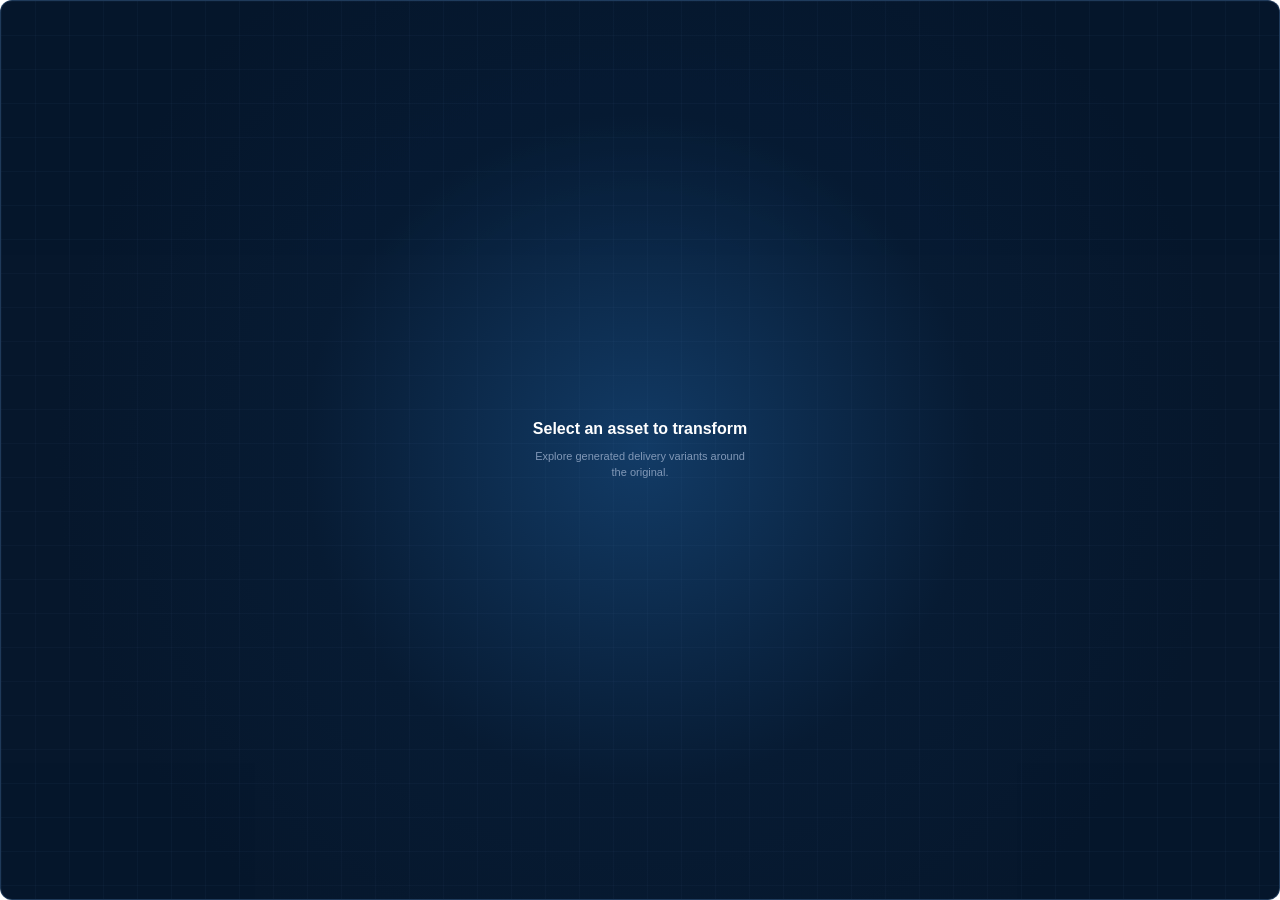
<file: embeds/transform-interactive.html>
<!doctype html>
<html lang="en">
  <head>
    <meta charset="utf-8">
    <meta name="viewport" content="width=device-width, initial-scale=1">
    <title>Asset transformations</title>
    <style>
      * { box-sizing: border-box; }
      html, body { width: 100%; height: 100%; margin: 0; overflow: hidden; background: transparent; font-family: Inter, Arial, sans-serif; }
      .stage { position: relative; width: 100%; height: 100%; overflow: hidden; border: 1px solid rgba(117,184,255,.22); border-radius: 12px; background: radial-gradient(circle at center, #123b66 0, #071b33 43%, #06172c 75%); }
      .stage::before { content: ''; position: absolute; inset: 0; opacity: .38; background-image: linear-gradient(rgba(112,150,209,.11) 1px, transparent 1px), linear-gradient(90deg, rgba(112,150,209,.11) 1px, transparent 1px); background-size: 34px 34px; }
      .empty { position: absolute; z-index: 5; inset: 0; display: grid; place-content: center; justify-items: center; gap: 10px; color: #b8cae1; text-align: center; }
      .empty b { color: #fff; font-size: 16px; }
      .empty span { max-width: 220px; color: #8198b7; font-size: 11px; line-height: 1.5; }
      .leaders { position: absolute; z-index: 1; inset: 0; width: 100%; height: 100%; pointer-events: none; }
      .leaders line { stroke-width: 1; }
      .source, .variant { position: absolute; z-index: 2; margin: 0; transition: z-index 0s .18s; }
      .source { left: 50%; top: 50%; width: 300px; transform: translate(-50%, -50%); }
      .source img { display: block; width: 300px; max-height: 360px; border: 2px solid #64d8ee; border-radius: 8px; object-fit: cover; box-shadow: 0 10px 28px rgba(0,0,0,.38); }
      .source figcaption { margin-top: 7px; color: #d6eff5; font: 9px Inter, Arial, sans-serif; text-align: center; }
      .variant { width: 90px; transform: translate(calc(-50% + var(--repel-x, 0px)), calc(-50% + var(--repel-y, 0px))) scale(var(--tile-scale, 1)); transform-origin: center; cursor: zoom-in; transition: transform 110ms ease-out, left .22s ease, top .22s ease, z-index 0s .18s; }
      .variant img { display: block; width: 90px; max-height: 160px; border: 1px solid rgba(143,208,248,.72); border-radius: 5px; background: #0c223b; object-fit: cover; box-shadow: 0 6px 15px rgba(0,0,0,.3); transition: width .22s ease, max-height .22s ease, box-shadow .22s ease; }
      .variant figcaption { position: absolute; top: calc(100% + 5px); left: 50%; display: block; width: max-content; max-width: 180px; transform: translateX(-50%); color: #eaf6ff; font: 9px Inter, Arial, sans-serif; white-space: nowrap; }
      .variant.is-expanded { z-index: 10; cursor: zoom-out; transition-delay: 0s; }
      .variant.is-expanded img { border-width: var(--expanded-border, 1px); box-shadow: 0 18px 48px rgba(0,0,0,.58); }
      .variant.is-expanded figcaption { display: block; font-size: var(--expanded-caption-size, 9px); }
      .stage.empty .source, .stage.empty .variant, .stage.empty .leaders { display: none; }
      .stage.ready .empty { display: none; }
    </style>
  </head>
  <body>
    <main id="stage" class="stage empty">
      <div class="empty"><b>Select an asset to transform</b><span>Explore generated delivery variants around the original.</span></div>
      <figure class="source"><img id="source-image" alt="Original selected asset"><figcaption>Original</figcaption></figure>
      <svg id="leaders" class="leaders" aria-hidden="true"></svg>
      <div id="variants"></div>
    </main>
    <script>
      const stage = document.querySelector('#stage');
      const sourceImage = document.querySelector('#source-image');
      const variants = document.querySelector('#variants');
      const leaders = document.querySelector('#leaders');
      let points = [];
      let currentSource;
      let expandedPoint;

      // Replace or extend these descriptors as we define the final transformation story.
      const transformations = [
        { label: 'Square crop', value: 'c_fill,g_auto,w_300,ar_1:1/f_auto/q_auto' },
        { label: 'Social portrait', value: 'c_fill,g_auto,w_300,ar_4:5/f_auto/q_auto' },
        { label: 'Vertical story', value: 'c_fill,g_auto,w_300,ar_9:16/f_auto/q_auto' },
        { label: 'Campaign banner', value: 'c_fill,g_auto,w_300,ar_16:9/f_auto/q_auto' },
        { label: 'Marketplace', value: 'c_fill,g_auto,w_300,ar_3:2/f_auto/q_auto' },
        { label: 'Wide display', value: 'c_fill,g_auto,w_300,ar_21:9/f_auto/q_auto' },
        { label: 'Blurred background', value: 'c_pad,b_auto,w_300,ar_16:9/f_auto/q_auto' },
        { label: 'Grayscale', value: 'e_grayscale/c_scale,w_300/f_auto/q_auto' },
        { label: 'Sepia tone', value: 'e_sepia/c_scale,w_300/f_auto/q_auto' },
        { label: 'Sharpened', value: 'e_sharpen/c_scale,w_300/f_auto/q_auto' },
        { label: 'Smart crop', value: 'c_fill,g_auto,w_300,ar_1:1/f_auto/q_auto' },
        { label: 'Color tint', value: 'co_rgb:334fc3,e_colorize:40/c_scale,w_300/f_auto/q_auto' }
      ];

      function deliveryUrl(source, transformation) {
        if (!source.includes('/image/upload/')) return source;
        return source.replace('/image/upload/', `/image/upload/${transformation}/`);
      }

      function clamp(value, minimum, maximum) {
        return Math.max(minimum, Math.min(maximum, value));
      }

      function layoutVariants() {
        const bounds = stage.getBoundingClientRect();
        const margin = 40;
        const centerX = bounds.width / 2;
        const centerY = bounds.height / 2;
        const minimumDistance = 118;

        for (let pass = 0; pass < 22; pass += 1) {
          points.forEach((point) => {
            if (point.expanded) return;
            point.x += (point.baseX - point.x) * .035;
            point.y += (point.baseY - point.y) * .035;
          });
          for (let first = 0; first < points.length; first += 1) {
            for (let second = first + 1; second < points.length; second += 1) {
              const a = points[first];
              const b = points[second];
              const dx = b.x - a.x;
              const dy = b.y - a.y;
              const distance = Math.max(1, Math.hypot(dx, dy));
              const requiredDistance = a.expanded || b.expanded ? 185 : minimumDistance;
              if (distance >= requiredDistance) continue;
              const push = (requiredDistance - distance) / 2;
              const unitX = dx / distance;
              const unitY = dy / distance;
              if (a.expanded) {
                b.x += unitX * push * 2;
                b.y += unitY * push * 2;
              } else if (b.expanded) {
                a.x -= unitX * push * 2;
                a.y -= unitY * push * 2;
              } else {
                a.x -= unitX * push;
                a.y -= unitY * push;
                b.x += unitX * push;
                b.y += unitY * push;
              }
            }
          }
          points.forEach((point) => {
            if (!point.expanded) {
              point.x = clamp(point.x, margin, bounds.width - margin);
              point.y = clamp(point.y, margin, bounds.height - margin);
            }
          });
        }

        points.forEach((point) => {
          if (point.node.classList.contains('is-expanded')) return;
          point.node.style.left = `${point.x}px`;
          point.node.style.top = `${point.y}px`;
          drawLeader(point, centerX, centerY);
        });
      }

      function drawLeader(point, centerX = stage.clientWidth / 2, centerY = stage.clientHeight / 2) {
        const endX = point.x + (point.repelX || 0);
        const endY = point.y + (point.repelY || 0);
        point.line.setAttribute('x1', centerX);
        point.line.setAttribute('y1', centerY);
        point.line.setAttribute('x2', endX);
        point.line.setAttribute('y2', endY);
        point.gradient.setAttribute('x1', centerX);
        point.gradient.setAttribute('y1', centerY);
        point.gradient.setAttribute('x2', endX);
        point.gradient.setAttribute('y2', endY);
      }

      function attractToPointer(event) {
        const bounds = stage.getBoundingClientRect();
        const pointerX = event ? event.clientX - bounds.left : bounds.width / 2;
        const pointerY = event ? event.clientY - bounds.top : bounds.height / 2;
        points.forEach((point) => {
          const dx = pointerX - point.x;
          const dy = pointerY - point.y;
          const distance = Math.max(32, Math.hypot(dx, dy));
          if (point.expanded) {
            const magnitude = event ? Math.min(34, distance * .16) : 0;
            point.repelX = (dx / distance) * magnitude;
            point.repelY = (dy / distance) * magnitude;
            const image = point.node.querySelector('img');
            const halfWidth = 25 * point.scale;
            const halfHeight = (image.offsetHeight / 2) * point.scale;
            point.repelX = clamp(point.x + point.repelX, halfWidth + 14, bounds.width - halfWidth - 14) - point.x;
            point.repelY = clamp(point.y + point.repelY, halfHeight + 14, bounds.height - halfHeight - 14) - point.y;
          } else {
            const influence = event ? Math.max(0, 1 - distance / 300) : 0;
            const magnitude = 24 * influence * influence;
            point.repelX = (dx / distance) * magnitude;
            point.repelY = (dy / distance) * magnitude;
          }
          point.node.style.setProperty('--repel-x', `${point.repelX}px`);
          point.node.style.setProperty('--repel-y', `${point.repelY}px`);
          drawLeader(point);
        });
      }

      function expand(point) {
        const bounds = stage.getBoundingClientRect();
        if (point.expanded) return;
        const rect = point.node.getBoundingClientRect();
        const halfWidth = rect.width / 2;
        const halfHeight = rect.height / 2;
        const scale = Math.max(1, Math.min(
          300 / rect.width,
          (bounds.width - 28) / rect.width,
          (bounds.height - 28) / rect.height
        ));
        const expandedHalfWidth = halfWidth * scale;
        const expandedHalfHeight = halfHeight * scale;
        point.x = clamp(
          point.x + (bounds.width / 2 - point.x) * .55,
          expandedHalfWidth + 14,
          bounds.width - expandedHalfWidth - 14
        );
        point.y = clamp(
          point.y + (bounds.height / 2 - point.y) * .32,
          expandedHalfHeight + 14,
          bounds.height - expandedHalfHeight - 14
        );
        point.repelX = 0;
        point.repelY = 0;
        point.node.style.left = `${point.x}px`;
        point.node.style.top = `${point.y}px`;
        point.node.style.setProperty('--repel-x', '0px');
        point.node.style.setProperty('--repel-y', '0px');
        point.expanded = true;
        point.scale = scale;
        point.node.classList.add('is-expanded');
        point.node.style.setProperty('--tile-scale', scale);
        point.node.style.setProperty('--expanded-border', `${1 / scale}px`);
        point.node.style.setProperty('--expanded-caption-size', `${9 / scale}px`);
        point.line.style.opacity = '0';
        layoutVariants();
      }

      function collapse(point) {
        point.expanded = false;
        point.scale = 1;
        point.node.classList.remove('is-expanded');
        point.node.style.removeProperty('--tile-scale');
        point.node.style.removeProperty('--expanded-border');
        point.node.style.removeProperty('--expanded-caption-size');
        point.line.style.opacity = '1';
        layoutVariants();
      }

      function render(source) {
        currentSource = source;
        const bounds = stage.getBoundingClientRect();
        if (!bounds.width || !bounds.height) return;
        sourceImage.src = deliveryUrl(source, 'c_scale,w_300/f_auto/q_auto');
        variants.replaceChildren();
        leaders.replaceChildren();
        points = [];
        expandedPoint = undefined;
        const centerX = bounds.width / 2;
        const centerY = bounds.height / 2;
        transformations.forEach((item, index) => {
          const angle = (-90 + index * 30) * Math.PI / 180;
          const baseX = centerX + Math.cos(angle) * bounds.width * .41;
          const baseY = centerY + Math.sin(angle) * bounds.height * .39;
          const figure = document.createElement('figure');
          figure.className = 'variant';
          const image = document.createElement('img');
          image.src = deliveryUrl(source, item.value);
          image.alt = item.label;
          const caption = document.createElement('figcaption');
          caption.textContent = item.label;
          figure.append(image, caption);
          variants.append(figure);
          const gradient = document.createElementNS('http://www.w3.org/2000/svg', 'linearGradient');
          gradient.id = `transform-leader-${index}`;
          gradient.setAttribute('gradientUnits', 'userSpaceOnUse');
          const centerStop = document.createElementNS('http://www.w3.org/2000/svg', 'stop');
          centerStop.setAttribute('offset', '0%');
          centerStop.setAttribute('stop-color', '#62d5ee');
          centerStop.setAttribute('stop-opacity', '0');
          const tileStop = document.createElementNS('http://www.w3.org/2000/svg', 'stop');
          tileStop.setAttribute('offset', '100%');
          tileStop.setAttribute('stop-color', '#62d5ee');
          tileStop.setAttribute('stop-opacity', '.82');
          gradient.append(centerStop, tileStop);
          leaders.append(gradient);
          const line = document.createElementNS('http://www.w3.org/2000/svg', 'line');
          line.setAttribute('stroke', `url(#transform-leader-${index})`);
          leaders.append(line);
          const point = { node: figure, line, gradient, x: baseX, y: baseY, baseX, baseY, expanded: false, scale: 1, repelX: 0, repelY: 0 };
          figure.addEventListener('click', (event) => {
            event.stopPropagation();
            if (expandedPoint === point) {
              collapse(point);
              expandedPoint = undefined;
              return;
            }
            if (expandedPoint) collapse(expandedPoint);
            expand(point);
            expandedPoint = point;
          });
          points.push(point);
        });
        stage.className = 'stage ready';
        requestAnimationFrame(layoutVariants);
      }

      addEventListener('resize', layoutVariants);
      stage.addEventListener('pointermove', attractToPointer);
      stage.addEventListener('pointerleave', () => attractToPointer());
      stage.addEventListener('click', () => {
        if (!expandedPoint) return;
        collapse(expandedPoint);
        expandedPoint = undefined;
      });
      new ResizeObserver(() => {
        if (currentSource && stage.clientWidth && stage.clientHeight) render(currentSource);
      }).observe(stage);

      addEventListener('message', (event) => {
        if (event.origin !== location.origin) return;
        if (event.data?.type === 'transform:empty') stage.className = 'stage empty';
        if (event.data?.type === 'transform:ready') render(event.data.imageUrl);
      });
    </script>
  </body>
</html>
</file>
